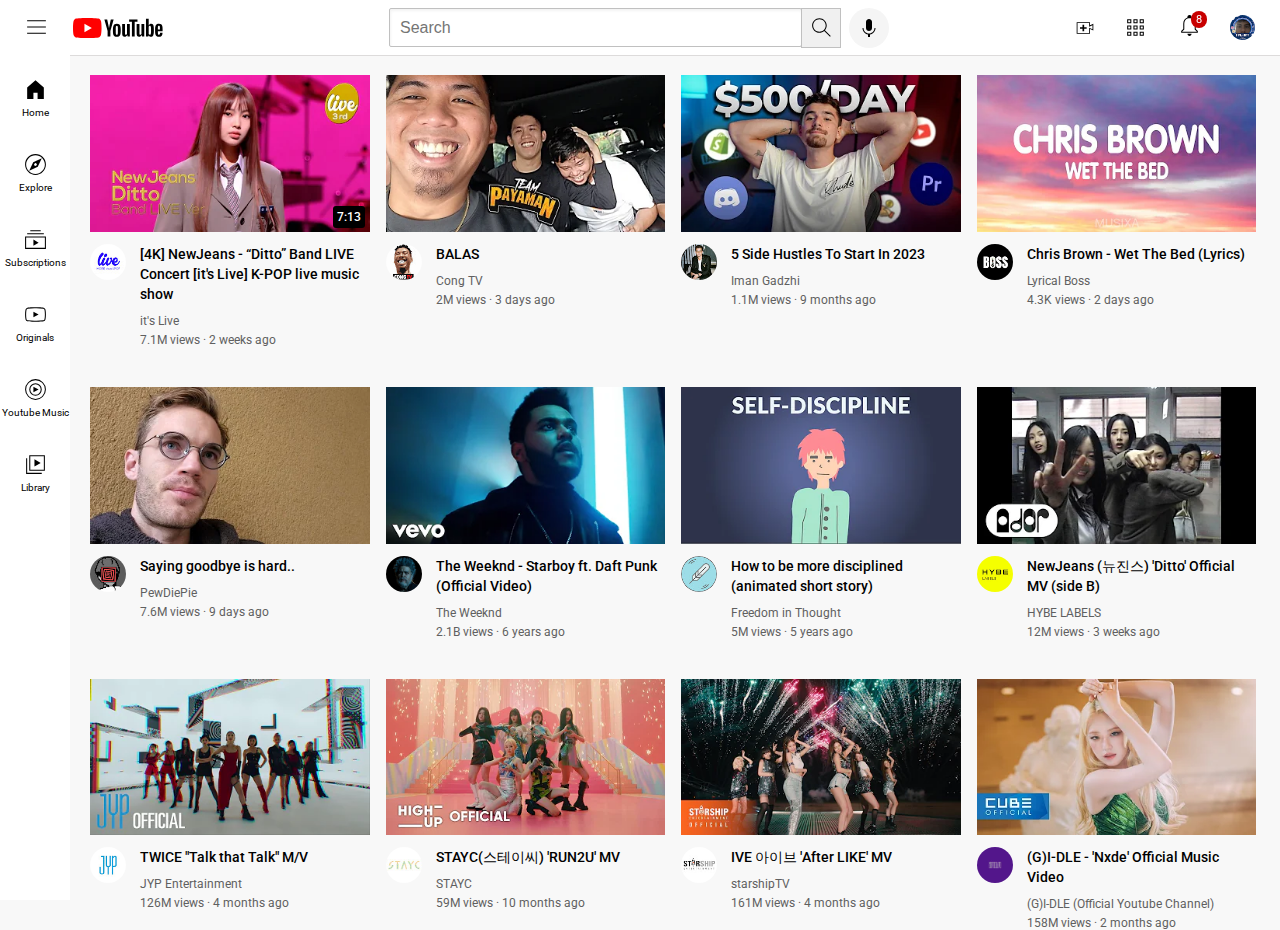
<file: index.html>
<!DOCTYPE html>
<html lang="en">
<head>
	<meta charset="UTF-8" />
	<title>YouTube.com Prototype</title>
	<link rel="stylesheet" href="yt-styles.css" />
	<link rel="stylesheet" href="header.css" />
	<link rel="stylesheet" href="general.css" />
	<link rel="stylesheet" href="sidebar.css" />
	<link rel="preconnect" href="https://fonts.googleapis.com">
	<link rel="preconnect" href="https://fonts.gstatic.com" crossorigin>
	<link href="https://fonts.googleapis.com/css2?family=Roboto:wght@400;500;700&display=swap" rel="stylesheet">
</head>
<body>
	<header class="header">
		<div class="left-sec">
			<img class="menu-icon" src="yt-icons/hamburger-menu.svg" alt="menu-icon" />
			<img class="yt-logo" src="yt-icons/youtube-logo.svg" alt="yt-icon" />
		</div>
		<div class="mid-sec"><input class="search-bar" type="text" placeholder="Search">
			<button class="search-btn">
				<img class="search-icon" src="yt-icons/search.svg" alt="search-icon" />
				<div class="tooltip">Search</div>
			</button>
			<!-- Put position absolute inside position relative -->
			<button class="voice-search-btn">
				<img class="voice-search-icon" src="yt-icons/voice-search-icon.svg" alt="voice-search-icon" />
				<div class="tooltip">Search with your voice</div>
			</button>
		</div>
		<div class="right-sec">
			<div class="upload-icon-container">
				<img class="upload-icon" src="yt-icons/upload.svg" alt="upload-icon" />
				<div class="tooltip">Create</div>
			</div>
			<img class="yt-apps-icon" src="yt-icons/youtube-apps.svg" alt="yt-apps" />
			<div class="notifs-icon-container">
				<img class="notifs-icon" src="yt-icons/notifications.svg" alt="notifs-icon" />
				<div class="notifs-count">8</div>
			</div>
			<img class="yt-pfp" src="yt-icons/my-yt-pfp.jpg" alt="account-pic" />
		</div>
	</header>

	<nav class="sidebar-nav">
		<div class="sidebar-link">
			<img src="yt-icons/home.svg" alt="home-icon" />
			<div>Home</div>
		</div>
		<div class="sidebar-link">
			<img src="yt-icons/explore.svg" alt="explore-icon" />
			<div>Explore</div>
		</div>
		<div class="sidebar-link">
			<img src="yt-icons/subscriptions.svg" alt="subs-icon" />
			<div>Subscriptions</div>
		</div>
		<div class="sidebar-link">
			<img src="yt-icons/originals.svg" alt="orig-icon" />
			<div>Originals</div>
		</div>
		<div class="sidebar-link">
			<img src="yt-icons/youtube-music.svg" alt="yt-music-icon" />
			<div>Youtube Music</div>
		</div>
		<div class="sidebar-link">
			<img src="yt-icons/library.svg" alt="library-icon" />
			<div>Library</div>
		</div>
	</nav>

	<main>
		<section class="vid-grid">
			<div class="vid-preview">
				<div class="thumbnail-row">
					<a href="https://youtu.be/YD1UblIUEe4">
						<img class="thumbnail" src="thumbnails/thumbnail-1.webp" alt="yt-thumbnail-Ditto" >
					</a>
					<div class="vid-time">7:13</div>
				</div>
				<div class="vid-info-grid">
					<div class="channel-pic">
						<img class="pfp-one" src="channel-pfp/channel-pfp1.jpg" alt="it's Live-pfp" />
					</div>
					<div class="vid-info">
						<p class="vid-title">
							[4K] NewJeans - “Ditto” Band LIVE Concert [it's Live] K-POP live music show
							</p>
							<p class="vid-author">
							it's Live
							</p>
							<p class="vid-stats">
							7.1M views &#183; 2 weeks ago
							</p>
					</div>
				</div>
			</div>
			<div class="vid-preview">
				<div class="thumbnail-row">
					<a href="https://youtu.be/33Nac9fvoWs">
						<img class="thumbnail" src="thumbnails/thumbnail-2.webp" alt="congtv-blog" >
					</a>
				</div>
				<div class="vid-info-grid">
					<div class="channel-pic">
						<img class="pfp-one" src="channel-pfp/channel-pfp2.jpg" alt="congtv-pfp"/>
					</div>
					<div class="vid-info">
						<p class="vid-title">
						BALAS
						</p>
						<p class="vid-author">
						Cong TV
						</p>
						<p class="vid-stats">
						2M views &#183; 3 days ago
						</p>
					</div>
				</div>
			</div>
			<div class="vid-preview">
				<div class="thumbnail-row">
					<a href="https://youtu.be/Jvkt5UhmxHw">
						<img class="thumbnail" src="thumbnails/thumbnail-3.webp" alt="iman-gadzhi-vid" >
					</a>			
				</div>
				<div class="vid-info-grid">
					<div class="channel-pic">
						<img class="pfp-one" src="channel-pfp/channel-pfp3.jpg" alt="iman-gadzhi-pfp"/>
					</div>
					<div class="vid-info">
						<p class="vid-title">
						5 Side Hustles To Start In 2023
						</p>
						<p class="vid-author">
						Iman Gadzhi
						</p>
						<p class="vid-stats">
						1.1M views &#183; 9 months ago
						</p>
					</div>
				</div>
			</div>
			<div class="vid-preview">
				<div class="thumbnail-row">
					<a href="https://youtu.be/nreANhKNDNo" rel="noopener" target="_blank"><img class="thumbnail" src="thumbnails/thumbnail-4.webp" alt="chris-brown-wtb" >
					</a>
				</div>
				<div class="vid-info-grid">
					<div class="channel-pic">
						<img class="pfp-one" src="channel-pfp/channel-pfp4.jpg" alt="lyrical-boss-pfp" />
					</div>
					<div class="vid-info">
						<p class="vid-title">
							Chris Brown - Wet The Bed (Lyrics)
							</p>
							<p class="vid-author">
							Lyrical Boss
							</p>
							<p class="vid-stats">
							4.3K views &#183; 2 days ago
							</p>
					</div>
				</div>
			</div>
			<div class="vid-preview">
				<div class="thumbnail-row">
					<a href="https://youtu.be/EOWP5Y7eErE">
						<img class="thumbnail" src="thumbnails/thumbnail-5.webp" alt="pewdiepie-vlog" >
					</a>
				</div>
				<div class="vid-info-grid">
					<div class="channel-pic">
						<img class="pfp-one" src="channel-pfp/channel-pfp5.jpg" alt="pewdiepie-pfp"/>
					</div>
					<div class="vid-info">
						<p class="vid-title">
						Saying goodbye is hard..
						</p>
						<p class="vid-author">
						PewDiePie
						</p>
						<p class="vid-stats">
						7.6M views &#183; 9 days ago
						</p>
					</div>
				</div>
			</div>
			<div class="vid-preview">
				<div class="thumbnail-row">
					<a href="https://youtu.be/34Na4j8AVgA">
						<img class="thumbnail" src="thumbnails/thumbnail-6.webp" alt="vevo-starboy" >
					</a>
				</div>
				<div class="vid-info-grid">
					<div class="channel-pic">
						<img class="pfp-one" src="channel-pfp/channel-pfp6.jpg" alt="the-weeknd-pfp" />
					</div>
					<div class="vid-info">
						<p class="vid-title">
							The Weeknd - Starboy ft. Daft Punk (Official Video)
							</p>
							<p class="vid-author">
							The Weeknd
							</p>
							<p class="vid-stats">
							2.1B views &#183; 6 years ago
							</p>
					</div>
				</div>
			</div>
			<div class="vid-preview">
				<div class="thumbnail-row">
					<a href="https://youtu.be/cPn3UOt1lxw">
						<img class="thumbnail" src="thumbnails/thumbnail-7.webp" alt="self-discipline-story" >
					</a>
				</div>
				<div class="vid-info-grid">
					<div class="channel-pic">
						<img class="pfp-one" src="channel-pfp/channel-pfp7.jpg" alt="freedom-in-thought-pfp"/>
					</div>
					<div class="vid-info">
						<p class="vid-title">
						How to be more disciplined (animated short story)
						</p>
						<p class="vid-author">
						Freedom in Thought
						</p>
						<p class="vid-stats">
						5M views &#183; 5 years ago
						</p>
					</div>
				</div>
			</div>
			<div class="vid-preview">
				<div class="thumbnail-row">
					<a href="https://youtu.be/V37TaRdVUQY">
						<img class="thumbnail" src="thumbnails/thumbnail-8.webp" alt="hybe-new-jeans-mv" >
					</a>
				</div>
				<div class="vid-info-grid">
					<div class="channel-pic">
						<img class="pfp-one" src="channel-pfp/channel-pfp8.jpg" alt="hybe-pfp" />
					</div>
					<div class="vid-info">
						<p class="vid-title">
							NewJeans (뉴진스) 'Ditto' Official MV (side B) 
							</p>
							<p class="vid-author">
							HYBE LABELS
							</p>
							<p class="vid-stats">
							12M views &#183; 3 weeks ago
							</p>
					</div>
				</div>
			</div>
			<div class="vid-preview">
				<div class="thumbnail-row">
					<a href="https://youtu.be/k6jqx9kZgPM" target="_self">
						<img class="thumbnail" src="thumbnails/thumbnail-9.webp" alt="talk-that-talk-mv" >
					</a>
				</div>
				<div class="vid-info-grid">
					<div class="channel-pic">
						<img class="pfp-one" src="channel-pfp/channel-pfp9.jpg" alt="jype-pfp" />
					</div>
					<div class="vid-info">
						<p class="vid-title">
							TWICE "Talk that Talk" M/V 
							</p>
							<p class="vid-author">
							JYP Entertainment
							</p>
							<p class="vid-stats">
							126M views &#183; 4 months ago
							</p>
					</div>
				</div>
			</div>
			<div class="vid-preview">
				<div class="thumbnail-row">
					<a href="https://youtu.be/grG41kS4MUA" target="_self">
						<img class="thumbnail" src="thumbnails/thumbnail-10.webp" alt="run2u-mv" >
					</a>
				</div>
				<div class="vid-info-grid">
					<div class="channel-pic">
						<img class="pfp-one" src="channel-pfp/channel-pfp10.jpg" alt="stayc-pfp" />
					</div>
					<div class="vid-info">
						<p class="vid-title">
							STAYC(스테이씨) 'RUN2U' MV
							</p>
							<p class="vid-author">
							STAYC
							</p>
							<p class="vid-stats">
							59M views &#183; 10 months ago
							</p>
					</div>
				</div>
			</div>
			<div class="vid-preview">
				<div class="thumbnail-row">
					<a href="https://youtu.be/F0B7HDiY-10" target="_self">
						<img class="thumbnail" src="thumbnails/thumbnail-11.webp" alt="after-like-mv" >
					</a>
				</div>
				<div class="vid-info-grid">
					<div class="channel-pic">
						<img class="pfp-one" src="channel-pfp/channel-pfp11.jpg" alt="starship-tv-pfp" />
					</div>
					<div class="vid-info">
						<p class="vid-title">
							IVE 아이브 'After LIKE' MV
							</p>
							<p class="vid-author">
							starshipTV
							</p>
							<p class="vid-stats">
							161M views &#183; 4 months ago
							</p>
					</div>
				</div>
			</div>
			<div class="vid-preview">
				<div class="thumbnail-row">
					<a href="https://youtu.be/fCO7f0SmrDc" target="_self">
						<img class="thumbnail" src="thumbnails/thumbnail-12.webp" alt="nxde-mv" >
					</a>
				</div>
				<div class="vid-info-grid">
					<div class="channel-pic">
						<img class="pfp-one" src="channel-pfp/channel-pfp12.jpg" alt="g-idle-pfp" />
					</div>
					<div class="vid-info">
						<p class="vid-title">
							(G)I-DLE - 'Nxde' Official Music Video
							</p>
							<p class="vid-author">
							(G)I-DLE (Official Youtube Channel)
							</p>
							<p class="vid-stats">
							158M views &#183; 2 months ago
							</p>
					</div>
				</div>
			</div>
		</section>
	</main>
</body>
</html>
</file>
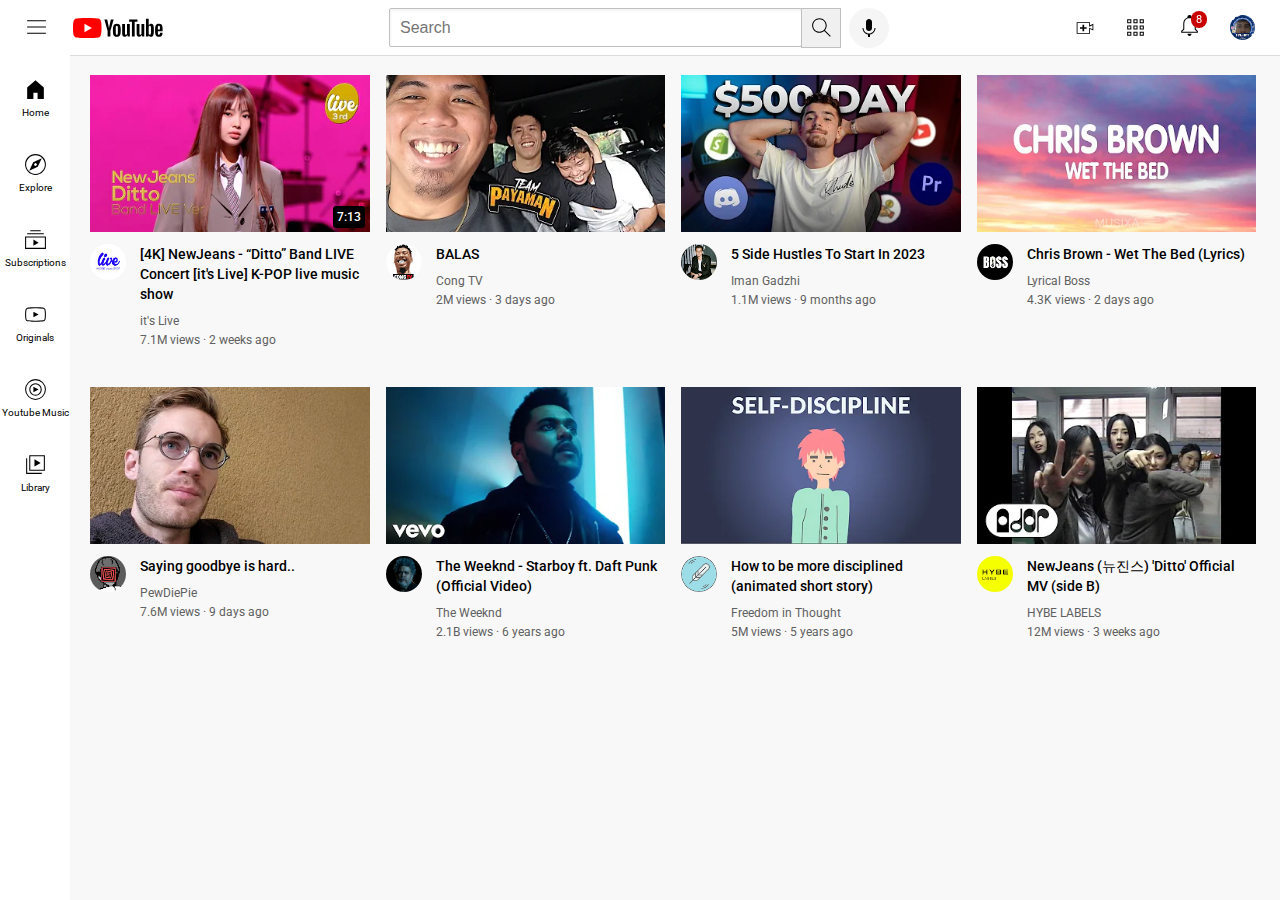
<file: youtube.html>
<!DOCTYPE html>
<html lang="en">
<head>
	<meta charset="UTF-8" />
	<title>YouTube Prototype</title>
	<link rel="stylesheet" href="yt-styles.css" />
	<link rel="stylesheet" href="header.css" />
	<link rel="stylesheet" href="general.css" />
	<link rel="stylesheet" href="sidebar.css" />
	<link rel="preconnect" href="https://fonts.googleapis.com">
	<link rel="preconnect" href="https://fonts.gstatic.com" crossorigin>
	<link href="https://fonts.googleapis.com/css2?family=Roboto:wght@400;500;700&display=swap" rel="stylesheet">
</head>
<body>
	<header class="header">
		<div class="left-sec">
			<img class="menu-icon" src="yt-icons/hamburger-menu.svg" alt="menu-icon" />
			<img class="yt-logo" src="yt-icons/youtube-logo.svg" alt="yt-icon" />
		</div>
		<div class="mid-sec"><input class="search-bar" type="text" placeholder="Search">
			<button class="search-btn">
				<img class="search-icon" src="yt-icons/search.svg" alt="search-icon" />
				<div class="tooltip">Search</div>
			</button>
			<!-- Put position absolute inside position relative -->
			<button class="voice-search-btn">
				<img class="voice-search-icon" src="yt-icons/voice-search-icon.svg" alt="voice-search-icon" />
				<div class="tooltip">Search with your voice</div>
			</button>
		</div>
		<div class="right-sec">
			<div class="upload-icon-container">
				<img class="upload-icon" src="yt-icons/upload.svg" alt="upload-icon" />
				<div class="tooltip">Create</div>
			</div>
			<img class="yt-apps-icon" src="yt-icons/youtube-apps.svg" alt="yt-apps" />
			<div class="notifs-icon-container">
				<img class="notifs-icon" src="yt-icons/notifications.svg" alt="notifs-icon" />
				<div class="notifs-count">8</div>
			</div>
			<img class="yt-pfp" src="yt-icons/my-yt-pfp.jpg" alt="account-pic" />
		</div>
	</header>

	<nav class="sidebar-nav">
		<div class="sidebar-link">
			<img src="yt-icons/home.svg" alt="home-icon" />
			<div>Home</div>
		</div>
		<div class="sidebar-link">
			<img src="yt-icons/explore.svg" alt="explore-icon" />
			<div>Explore</div>
		</div>
		<div class="sidebar-link">
			<img src="yt-icons/subscriptions.svg" alt="subs-icon" />
			<div>Subscriptions</div>
		</div>
		<div class="sidebar-link">
			<img src="yt-icons/originals.svg" alt="orig-icon" />
			<div>Originals</div>
		</div>
		<div class="sidebar-link">
			<img src="yt-icons/youtube-music.svg" alt="yt-music-icon" />
			<div>Youtube Music</div>
		</div>
		<div class="sidebar-link">
			<img src="yt-icons/library.svg" alt="library-icon" />
			<div>Library</div>
		</div>
	</nav>

	<main>
		<section class="vid-grid">
			<div class="vid-preview">
				<div class="thumbnail-row">
					<img class="thumbnail" src="thumbnails/thumbnail-1.webp" alt="yt-thumbnail-Ditto" >
					<div class="vid-time">7:13</div>
				</div>
				<div class="vid-info-grid">
					<div class="channel-pic">
						<img class="pfp-one" src="channel-pfp/channel-pfp1.jpg" alt="it's Live-pfp" />
					</div>
					<div class="vid-info">
						<p class="vid-title">
							[4K] NewJeans - “Ditto” Band LIVE Concert [it's Live] K-POP live music show
							</p>
							<p class="vid-author">
							it's Live
							</p>
							<p class="vid-stats">
							7.1M views &#183; 2 weeks ago
							</p>
					</div>
				</div>
			</div>
			<div class="vid-preview">
				<div class="thumbnail-row">
					<img class="thumbnail" src="thumbnails/thumbnail-2.webp" alt="congtv-blog" >
				</div>
				<div class="vid-info-grid">
					<div class="channel-pic">
						<img class="pfp-one" src="channel-pfp/channel-pfp2.jpg" alt="congtv-pfp"/>
					</div>
					<div class="vid-info">
						<p class="vid-title">
						BALAS
						</p>
						<p class="vid-author">
						Cong TV
						</p>
						<p class="vid-stats">
						2M views &#183; 3 days ago
						</p>
					</div>
				</div>
			</div>
			<div class="vid-preview">
				<div class="thumbnail-row">
					<img class="thumbnail" src="thumbnails/thumbnail-3.webp" alt="iman-gadzhi-vid" >
				</div>
				<div class="vid-info-grid">
					<div class="channel-pic">
						<img class="pfp-one" src="channel-pfp/channel-pfp3.jpg" alt="iman-gadzhi-pfp"/>
					</div>
					<div class="vid-info">
						<p class="vid-title">
						5 Side Hustles To Start In 2023
						</p>
						<p class="vid-author">
						Iman Gadzhi
						</p>
						<p class="vid-stats">
						1.1M views &#183; 9 months ago
						</p>
					</div>
				</div>
			</div>
			<div class="vid-preview">
				<div class="thumbnail-row">
					<a href="https://youtu.be/nreANhKNDNo" rel="noopener" target="_blank"><img class="thumbnail" src="thumbnails/thumbnail-4.webp" alt="chris-brown-wtb" >
					</a>
				</div>
				<div class="vid-info-grid">
					<div class="channel-pic">
						<img class="pfp-one" src="channel-pfp/channel-pfp4.jpg" alt="lyrical-boss-pfp" />
					</div>
					<div class="vid-info">
						<p class="vid-title">
							Chris Brown - Wet The Bed (Lyrics)
							</p>
							<p class="vid-author">
							Lyrical Boss
							</p>
							<p class="vid-stats">
							4.3K views &#183; 2 days ago
							</p>
					</div>
				</div>
			</div>
			<div class="vid-preview">
				<div class="thumbnail-row">
					<img class="thumbnail" src="thumbnails/thumbnail-5.webp" alt="congtv-blog" >
				</div>
				<div class="vid-info-grid">
					<div class="channel-pic">
						<img class="pfp-one" src="channel-pfp/channel-pfp5.jpg" alt="pewdiepie-pfp"/>
					</div>
					<div class="vid-info">
						<p class="vid-title">
						Saying goodbye is hard..
						</p>
						<p class="vid-author">
						PewDiePie
						</p>
						<p class="vid-stats">
						7.6M views &#183; 9 days ago
						</p>
					</div>
				</div>
			</div>
			<div class="vid-preview">
				<div class="thumbnail-row">
					<img class="thumbnail" src="thumbnails/thumbnail-6.webp" alt="vevo-starboy" >
				</div>
				<div class="vid-info-grid">
					<div class="channel-pic">
						<img class="pfp-one" src="channel-pfp/channel-pfp6.jpg" alt="the-weeknd-pfp" />
					</div>
					<div class="vid-info">
						<p class="vid-title">
							The Weeknd - Starboy ft. Daft Punk (Official Video)
							</p>
							<p class="vid-author">
							The Weeknd
							</p>
							<p class="vid-stats">
							2.1B views &#183; 6 years ago
							</p>
					</div>
				</div>
			</div>
			<div class="vid-preview">
				<div class="thumbnail-row">
					<img class="thumbnail" src="thumbnails/thumbnail-7.webp" alt="self-discipline-story" >
				</div>
				<div class="vid-info-grid">
					<div class="channel-pic">
						<img class="pfp-one" src="channel-pfp/channel-pfp7.jpg" alt="freedom-in-thought-pfp"/>
					</div>
					<div class="vid-info">
						<p class="vid-title">
						How to be more disciplined (animated short story)
						</p>
						<p class="vid-author">
						Freedom in Thought
						</p>
						<p class="vid-stats">
						5M views &#183; 5 years ago
						</p>
					</div>
				</div>
			</div>
			<div class="vid-preview">
				<div class="thumbnail-row">
					<img class="thumbnail" src="thumbnails/thumbnail-8.webp" alt="hybe-new-jeans-mv" >
				</div>
				<div class="vid-info-grid">
					<div class="channel-pic">
						<img class="pfp-one" src="channel-pfp/channel-pfp8.jpg" alt="hybe-pfp" />
					</div>
					<div class="vid-info">
						<p class="vid-title">
							NewJeans (뉴진스) 'Ditto' Official MV (side B) 
							</p>
							<p class="vid-author">
							HYBE LABELS
							</p>
							<p class="vid-stats">
							12M views &#183; 3 weeks ago
							</p>
					</div>
				</div>
			</div>
		</section>
	</main>
</body>
</html>
</file>
<file: yt-styles.css>
.vid-preview {
  transition: all 0.6s ease;
  position: relative;
}

.vid-preview:hover {
  margin-top: 35px;
  transform: scale(1.05);
}

.thumbnail {
  width: 100%;
}

.vid-title {
  margin-top: 0;
  font-size: 14px;
  font-weight: 500;
  line-height: 20px;
  margin-bottom: 10px;
}

.vid-info-grid {
  display: grid;
  grid-template-columns: 50px 1fr;
}

.pfp-one {
  width: 36px;
  border-radius: 50px;
}

.thumbnail-row {
  margin-bottom: 8px;
  position: relative;
}

.vid-author, .vid-stats {
  font-size: 12px;
  color: rgb(96, 96, 96);
}

.vid-author {
  margin-bottom: 5px;
}

.vid-grid {
  display: grid;
  grid-template-columns: 1fr 1fr 1fr 1fr;
  column-gap: 16px;
  row-gap: 40px;
}

@media (max-width: 750px) {
  .vid-grid {
    grid-template-columns: 1fr 1fr;
  }
}

@media (min-width: 1000px) {
  .vid-grid {
    grid-template-columns: 1fr 1fr 1fr 1fr;
  }
}

@media (min-width: 751px) and (max-width: 999px) {
  .vid-grid {
    grid-template-columns: 1fr 1fr 1fr;
  }
}

.vid-time {
  font-size: 12px;
  font-weight: 500;
  padding: 4px;
  border-radius: 3px;
  background-color: black;
  color: white;
  position: absolute;
  bottom: 8px;
  right: 5px;
}
</file>
<file: header.css>
.header {
  height: 55px;
  display: flex;
  flex-direction: row;
  justify-content: space-between;
  position: fixed;
  top: 0;
  left: 0;
  right: 0;
  background-color: white;
  border-bottom-width: 1px;
  border-bottom-style: solid;
  border-bottom-color: rgb(221, 219, 219);
  z-index: 100;
}

.left-sec {
  display: flex;
  align-items: center;
}

.menu-icon {
  height: 25px;
  margin-left: 24px;
  margin-right: 24px;
}

.yt-logo {
  height: 20px;
}

.mid-sec {
  display: flex;
  flex: 1;
  margin-left: 70px;
  margin-right: 30px;
  max-width: 500px;
  align-items: center;
}

.search-bar {
  flex: 1;
  height: 35px;
  padding-left: 10px;
  font-size: 16px;
  border: 1px solid rgb(192, 192, 192);
  border-radius: 2px;
  box-shadow: inset 1px 2px 3px rgba(0, 0, 0, 0.05);
  width: 0;
}

.search-bar::placeholder {
  font-size: 16px;
}

.search-btn {
  height: 40px;
  width: 40px;
  background-color: rgb(240, 240, 240);
  border-width: 1px;
  border-style: solid;
  border-color: rgb(192, 192, 192);
  margin-left: -1px;
  margin-right: 8px;
}

.search-btn, .voice-search-btn, 
.upload-icon-container {
  display: flex;
  justify-content: center;
  align-items: center;
  position: relative;
}

.search-btn .tooltip, 
.voice-search-btn .tooltip, 
.upload-icon-container .tooltip {
  position: absolute;
  background-color: gray;
  color: white;
  padding: 4px 8px 4px 8px;
  border-radius: 2px;
  font-size: 12px;
  bottom: -30px;
  opacity: 0;
  transition: opacity 0.15s;
  pointer-events: none;
  white-space: nowrap;
}

.search-btn:hover .tooltip, 
.voice-search-btn:hover .tooltip,
.upload-icon-container:hover .tooltip {
  opacity: 1;
}

.search-icon {
  height: 25px;
}

.voice-search-btn {
  height: 40px;
  width: 40px;
  border-radius: 20px;
  border: none;
  background-color: rgb(245, 245, 245);
}

.voice-search-icon {
  height: 24px;
}

.right-sec {
  width: 180px;
  display: flex;
  align-items: center;
  justify-content: space-between;
  margin-right: 25px;
  flex-shrink: 0;
}

.upload-icon {
  height: 20px;
}

.yt-apps-icon {
  height: 25px;
}

.notifs-icon {
  height: 25px;
}

.notifs-icon-container {
  position: relative;
}

.notifs-count {
  position: absolute;
  top: -2px;
  right: -5px;
  background-color: rgb(200, 0, 0);
  color: white;
  font-size: 11px;
  padding: 2px 5px 2px 5px;
  border-radius: 10px;
}

.yt-pfp {
  height: 25px;
  border-radius: 16px;
}
</file>
<file: general.css>
p {
  margin-top: 0;
  margin-bottom: 0;
}

body {
  /* This style below will be inherited */
  font-family: Roboto, Arial;
  margin: 0;
  padding-top: 75px;
  padding-left: 90px;
  padding-right: 24px;
  background-color: rgb(248, 248, 248);
  height: 800px;
}
</file>
<file: sidebar.css>
.sidebar-nav {
  position: fixed;
  left: 0;
  bottom: 0;
  top: 55px;
  background-color: white;
  width: 70px;
  z-index: 200;
  padding-top: 5px;
}

.sidebar-link {
  height: 74px;
  margin-bottom: 1px;
  display: flex;
  justify-content: center;
  align-items: center;
  flex-direction: column;
  cursor: pointer;
}

.sidebar-link:hover {
  background-color: rgb(235, 235, 235);
}

.sidebar-link img {
  height: 25px;
  margin-bottom: 5px;
}

.sidebar-link div {
  font-size: 10px;
}
</file>
